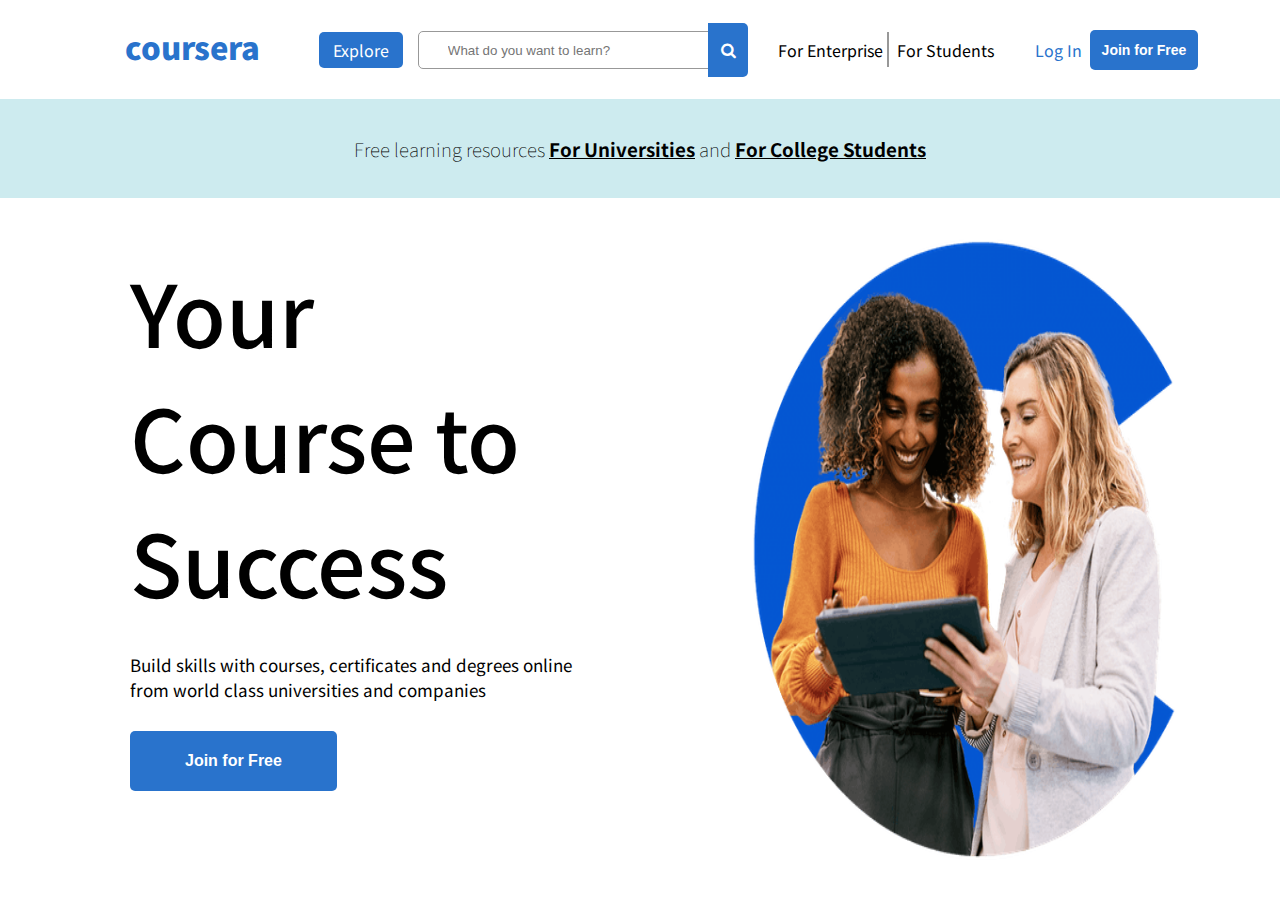
<file: coursera/index.html>
<!DOCTYPE html>
<html>
<head>
	<title>coursera-clone</title>
	<meta charset="utf-8">
	<meta http-equiv="Content-Language" content="en">
	<link rel="stylesheet" type="text/css" href="index.css">
	<link rel="stylesheet" type="text/css" href="https://stackpath.bootstrapcdn.com/font-awesome/4.7.0/css/font-awesome.min.css">
	<link href="https://fonts.googleapis.com/css2?family=Noto+Sans+JP&display=swap" rel="stylesheet">
	<meta name="viewport" content="width=device-width, initial-scale=1">
</head>
<body>
	<div class="container">
		<div class="row-one">
			<div class="nav logo">
				<a href="coursera_clone.html">coursera</a>
			</div>
			<!-- <li class="nav dropdown br">
				<a href="#" class="dropbtn">Explore</a>
				<div class="dropdown-content">
					<a href="#">About Coursera</a>
					<a href="#">Courses</a>
					<a href="#">Recommendations</a>
				</div>
			</div> -->
			<div class="nav dropdown">
				<ul class="dropbtn">
					<li>
	    				<a href="javascript:void(0)">Explore</a>
	   					<div class="dropdown-content">
		      				<a href="#">Coursera</a>
		      				<a href="#">Courses</a>
		      				<a href="#">Recommendations</a>
	    				</div>
	  				</li>
				</ul>
			</div>
			<div class="nav text-box">
				<div class="search-box">
					<form >
						<input type="text" name="search" placeholder="What do you want to learn?">
					</form>
				</div>
				<div class="search">
					<i class="fa fa-search"></i>
				</div>
			</div>
			<div class="nav user">
				<div class="bor">
					<p>For Enterprise</p>
				</div>
				<div class="stud">
					<p>For Students</p>
				</div>
			</div>
			<div class="nav login">
				<p>Log In</p>
			</div>
			<div class="nav button">
				<button>Join for Free</button>
			</div>
		</div>

		<div class="row-two">
			<h3>Free learning resources <a href="#">For Universities</a> and <a href="#">For College Students</a></h3>
		</div>

		<div class="row-three">
			<div class="col-info">
				<h2>Your Course to Success</h2>
				<p>Build skills with courses, certificates and degrees online from world class universities and companies</p>
				<button>Join for Free</button>
			</div>
			<div class="col-pic">
				<img src="hero-b.png" alt="two girls with a tab">
			</div>
		</div>
	</div>
</body>
</html>
</file>
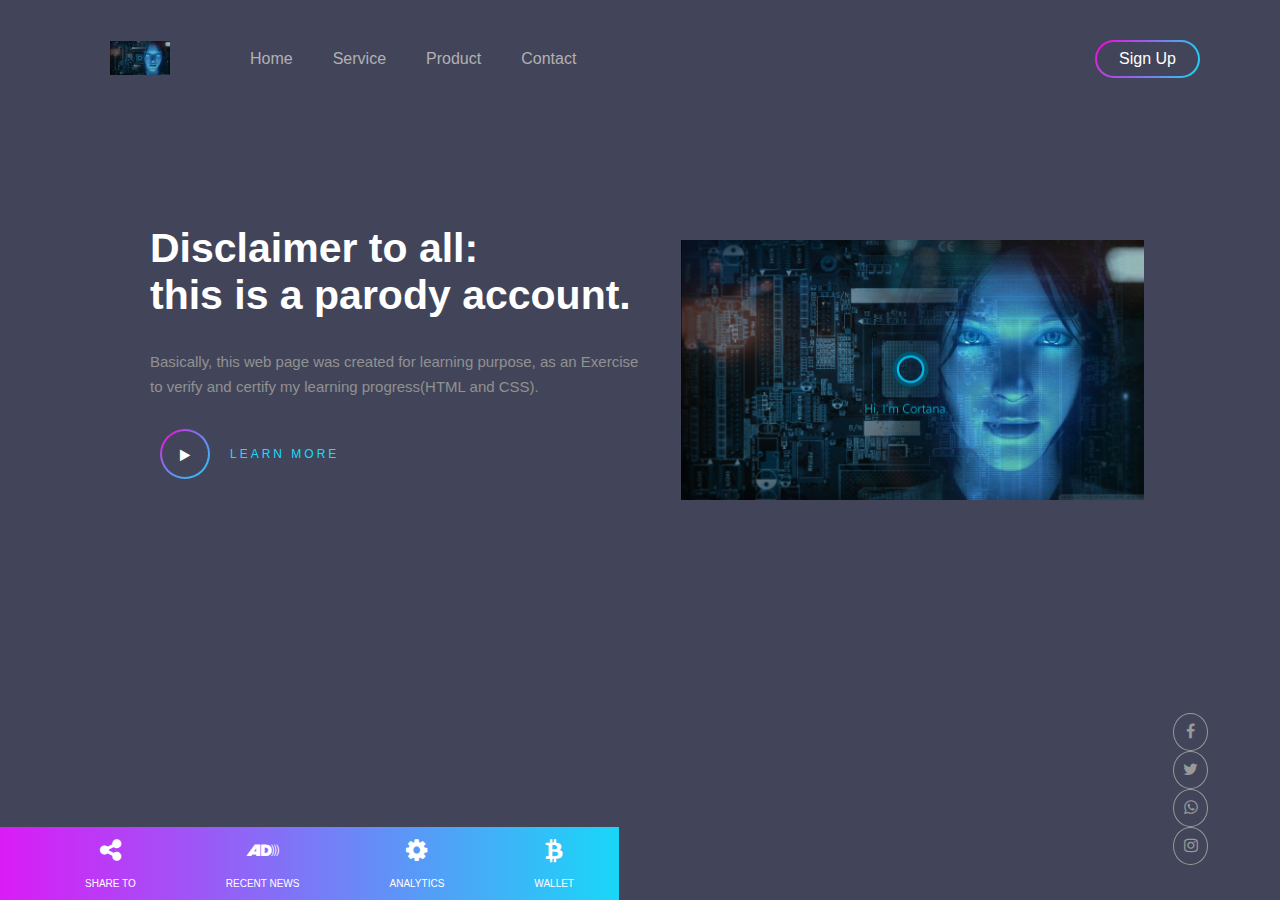
<file: crypto/index.html>
<!DOCTYPE html>
<html>
   <head>
      <title>Crypto Currency</title>
      <link rel="stylesheet" type="text/css" href="index.css">
      <link rel="stylesheet" type="text/css" href="https://stackpath.bootstrapcdn.com/font-awesome/4.7.0/css/font-awesome.min.css">
   </head>

   <body class="container">
        <div class="content">
            <div class="menu">
                <ul>
                  <li class="logo"><img src="629034.jpg"></li>
                  <li class="active">Home</li>
                  <li>Service</li>
                  <li>Product</li>
                  <li>Contact</li>
                  <li><a href="#" class="signup-btn"><span>Sign Up</span></a></li>
                </ul>
            </div>
            <div class="banner">
                <div class="app-text">
                    <h1>Disclaimer to all:<br> this is a parody account. </h1> 
                    <p>Basically, this web page was created for learning purpose, as an Exercise to verify and certify my learning progress(HTML and CSS).</p> 
                    <div class="play-btn">
                        <div class="play-btn-inner"><i class="fa fa-play" aria-hidden="true"></i></div>
                        <small>LEARN MORE</small>
                    </div>
                </div>
                <div class="app-pic">
                    <img src="629034.jpg" alt="cortana pic">
                </div>
            </div>
            <div class="quick-links">
                <ul>
                    <li><i class="fa fa-share-alt"></i><p>SHARE TO</p></li>
                    <li><i class="fa fa-audio-description"></i><p>RECENT NEWS</p></li>
                    <li><i class="fa fa-cog"></i><p>ANALYTICS</p></li>
                    <li><i class="fa fa-btc"></i><p>WALLET</p></li>
                </ul>
            </div>
            <div class="social-media-icons">
                <ul>
                    <li><a href="#"><i class="fa fa-facebook"></i></a></li>
                    <li><a href="#"><i class="fa fa-twitter"></i></a></li>
                    <li><a href="#"><i class="fa fa-whatsapp"></i></a></li>
                    <li><a href="#"><i class="fa fa-instagram"></i></a></li>
                </ul>
            </div>
        </div>
    </body>
</html>
</file>
<file: coursera/index.css>
*{
	box-sizing: border-box;
}

.br{
	border: 1px solid #000;
}
.bor{
	border-right: 2px solid #989898;
}
body{
	margin: 0;
	padding: 0;
	position: absolute;
	width: 100%;
	height: 100%;
}
.container{
	color: #000;
	font-family: 'Noto Sans JP', sans-serif;
	width: 100%;
	height: 100%;
	/*padding: 2%;*/
	color: #000;
	display: flex;
	flex-direction: column;
	justify-content: space-between;
}
.row-one{
	width: 100%;
	height: 11%;
	padding: 6px 80px;
	display: flex;
	flex-direction: row;
	justify-content: space-between;
}
.nav{
	padding: 11px 0;
	display: flex;
	justify-content: center;
	align-items: center;
}
.logo{
	width: 20%;
}
.logo a{
	color: #2973cc;
	margin: 0;
	padding: 0;
	padding-bottom: 6px;
	font-size: 31px;
	font-weight: 900;
	text-decoration: none;
}
.dropdown{
	width: 10%;
	position: relative;
	margin-right: 16px;
}
.dropbtn {
	list-style-type: none;
	background-color: #2973cc;
    padding: 6px 14px;
    font-size: 16px;
    border-radius: 5px;
    border: none;
    cursor: pointer;
    margin: 0;
}
.dropbtn a{
    text-decoration: none;
    color: #fff;
}
.dropdown:hover .dropbtn {
    background-color: #205ca3;
}

.dropdown-content {
    display: none;
    position: absolute;
    background-color: #f9f9f9;
    min-width: 160px;
    box-shadow: 0px 8px 16px 0px rgba(0,0,0,0.2);
    z-index: 1;
}
.dropdown-content a {
    color: black;
    padding: 12px 16px;
    text-decoration: none;
    display: block;
}
.dropdown-content a:hover {
	background-color: #f1f1f1;
}

.dropdown:hover .dropdown-content {
    display: block;
}

.text-box{
	width: 28%;
	justify-content: flex-start;
	flex-direction: row;
	padding-left: 5px;
}
.search-box{
	width: 87%;
	display: flex;
	justify-content: center;
	align-items: center;
}
.text-box input{
	padding: 11px 104px 10px 29px;
	border-top-left-radius: 5px;
	border-bottom-left-radius: 5px;
	border: 1px solid  #989898;
}
.text-box .search{
	width: 13%;
	padding: 19px ;
	background-color: #2973cc;
	display: flex;
	justify-content: center;
	align-items: center;
	border-top-right-radius: 5px;
	border-bottom-right-radius: 5px;
}
.text-box i{
	color: #fff;
}
.user{
	width: 25%;
	flex-direction: row;
}
.bor{
	width: 50%;
	height: 53%;
	display: flex;
	justify-content: center;
	align-items: center;
}
.bor p{
	margin-left: 25px;
}
.stud{
	width: 50%;
	height: 53%;
	display: flex;
	align-items: center;
}
.stud p{
	margin-left: 8px;
}
.user p{
	font-size: 16px;
}
.login{
	width: 5%;
	cursor: default;
}
.login p{
	color: #2973cc;
	margin: 0;
}

.button{
	width: 10%;
	cursor: default;
}
.button button{
	background-color: #2973cc;
	color: #fff;
	border: none;
    padding: 12px;
    font-size: 14px;
    font-weight: 600;
    border-radius: 5px;
}
.row-two{
	width: 100%;
	height: 11%;
	display: flex;
	align-items: center;
	justify-content: center; /*#b0e0e6a1*/
	background-color: #b0e0e6a1; /*#b0e0e6*/
}
.row-two h3{
	font-weight: 100;
}
.row-two a{
	color: #000;
	font-weight: bold;
}
.row-three{
	width: 100%;
	height: 78%;
	padding: 0 100px;
	display: flex;
	flex-direction: row;
	justify-content: space-between;
	/*#2973cc*/
}
.col-info{
	width: 45%;
	padding-top: 50px;
	padding-left: 30px; 
}
.col-info h2{
	margin: 0;
	font-weight: 500;
	font-size: 86px;
}
.col-info p{
	margin: 29px 0;
	font-size: 17px;
}
.col-info button{
	background-color: #2973cc;
	color: #fff;
	border: none;
    padding: 21px 55px;
    font-size: 16px;
    font-weight: 600;
    border-radius: 5px;
}
.col-pic {
	width: 40%;
	display: flex;
	align-items: center;
}
img{
	width: 100%;
	height: 90%;
}
</file>
<file: crypto/index.css>
*{
 	margin: 0 auto;
 	border:0;
 	font-family: sans-serif;
 	box-sizing: border-box;
 	max-width: 100%;
}

.container{
 	background-color: #42455a;
}

.content{
    width: 100%;
    height: 100%;
}

.menu ul{
    display: inline-flex;
 	margin: 50px;
}

.menu li{
    list-style: none;
    margin: 0 20px;
    color:#b2b1b1;
    cursor: default;
}

.menu ul li:hover{
    color: white;

}

.logo img{
    width: 60px;
    margin-top: -9px;
    margin-right:40px;
}

.active{
 	color: #19dafa; 
}

.signup-btn{
    top:40px;
    right: 80px;
    position: absolute;
    text-decoration: none;
    color: #fff;
    border: 2px solid transparent;
    border-radius: 20px;
    background-image: linear-gradient(#42455a,#42455a),radial-gradient(circle at top left,#fd00da,#19d7f8);
    background-origin: border-box;
    background-clip: content-box, border-box;
}

.signup-btn span{
 	display: block;
 	padding: 8px 22px;
}

.banner{
 	width: 80%;
 	height: 70%;
 	top: 25%;
 	left: 120px;
 	position: absolute;
 	color: #fff;
}
 
.app-text{
 	width: 50%;
 	float: left;
}

.app-text h1{
 	font-size: 41px;
 	width: 670px; 
 	position: relative;
 	margin-left: 30px;
}

.app-text p{
 	width: 490px;
 	font-size: 15px; 
 	margin: 30px 0 30px 30px;
 	line-height: 25px;
 	color: #919191;
}

.app-pic{
 	width: 50%;
 	float: right;
}

.app-pic img{
 	width: 100%;
 	margin-top: 15px;
 	padding-left: 49px;
}

.play-btn{
 	margin-left: 40px;
 	display: inline-flex;
}

.play-btn-inner{
 	height: 50px;
 	width: 50px;
 	border: 2px solid transparent;
    border-radius: 50%;
    background-image: linear-gradient(#42455a,#42455a),radial-gradient(circle at top left,#fd00da,#19d7f8);
    background-origin: border-box;
    background-clip: content-box, border-box;
    text-align: center;
}

.play-btn-inner .fa{
 	padding: 18px 0;
 	font-size: 13px;
 	cursor: pointer;
}

small{
 	margin: auto 20px;
 	cursor: pointer;
 	font-size: 12px;
 	color: #19dafa;
 	letter-spacing: 3px;
}

.quick-links{
 	left: 0;
 	bottom:0;
 	position: absolute;
 	background: linear-gradient(to right, #db1bf6,#19d7f8);
}

.quick-links ul{
 	display: inline-flex;
 	margin: 11px auto;
 	text-align: center;
}

.quick-links ul li{
 	list-style-type: none;
 	margin: 0 45px;
 	cursor: pointer;
}

.quick-links ul li .fa{
 	font-size: 25px;
 	color: #fff;
}

.quick-links ul li p{
 	font-size: 10px;
 	margin-top: 15px;
 	color: #fff;
}

.social-media-icons{
 	right: 72px;
 	bottom: 35px;
 	position: absolute;
}

.social-media-icons ul{
 	list-style-type: none;
 	margin-top: 15px;
 	text-align: center;
}

.social-media-icons ul li a{
    color: #999;
    border-radius: 50%;
    border: 1px solid #999;
    padding: 9px;
    display: block;
}
</file>
